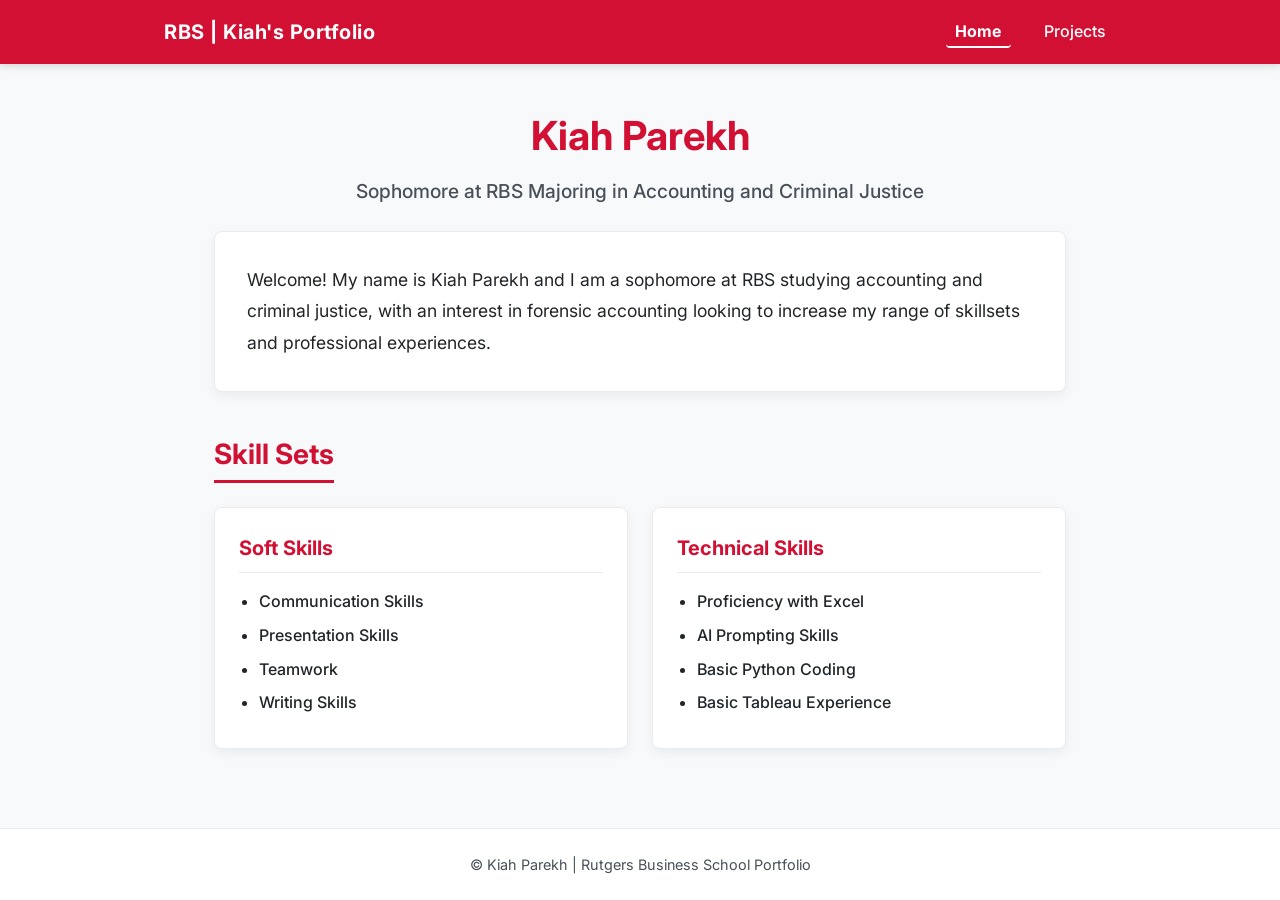
<file: index.html>
<!DOCTYPE html>
<html lang="en">
<head>
    <meta charset="UTF-8">
    <meta name="viewport" content="width=device-width, initial-scale=1.0">
    <title>RBS | Kiah's Portfolio</title>
    <link rel="stylesheet" href="style.css">
    <link href="https://fonts.googleapis.com/css2?family=Inter:wght@400;500;600;700&display=swap" rel="stylesheet">
</head>
<body>

    <!-- Header / Navigation Bar -->
    <header class="navbar">
        <div class="nav-container">
            <span class="site-title">RBS | Kiah's Portfolio</span>
            <nav>
                <ul class="nav-links">
                    <li><a href="index.html" class="active">Home</a></li>
                    <li><a href="projects.html">Projects</a></li>
                </ul>
            </nav>
        </div>
    </header>

    <!-- Main Content -->
    <main class="main-container">
        <!-- Hero Section -->
        <section class="hero-section">
            <h1 class="name-title">Kiah Parekh</h1>
            <h2 class="sub-header">Sophomore at RBS Majoring in Accounting and Criminal Justice</h2>
            
            <div class="card bio-card">
                <p class="personal-statement">
                    Welcome! My name is Kiah Parekh and I am a sophomore at RBS studying accounting and criminal justice, with an interest in forensic accounting looking to increase my range of skillsets and professional experiences.
                </p>
            </div>
        </section>

        <!-- Skills Section -->
        <section class="skills-section">
            <h2 class="section-title">Skill Sets</h2>
            <div class="skills-grid">
                <!-- Soft Skills Card -->
                <div class="card skill-card">
                    <div class="card-header">
                        <h3>Soft Skills</h3>
                    </div>
                    <ul>
                        <li>Communication Skills</li>
                        <li>Presentation Skills</li>
                        <li>Teamwork</li>
                        <li>Writing Skills</li>
                    </ul>
                </div>

                <!-- Technical Skills Card -->
                <div class="card skill-card">
                    <div class="card-header">
                        <h3>Technical Skills</h3>
                    </div>
                    <ul>
                        <li>Proficiency with Excel</li>
                        <li>AI Prompting Skills</li>
                        <li>Basic Python Coding</li>
                        <li>Basic Tableau Experience</li>
                    </ul>
                </div>
            </div>
        </section>
    </main>

    <!-- Footer -->
    <footer>
        <p>&copy; Kiah Parekh | Rutgers Business School Portfolio</p>
    </footer>

</body>
</html>
</file>
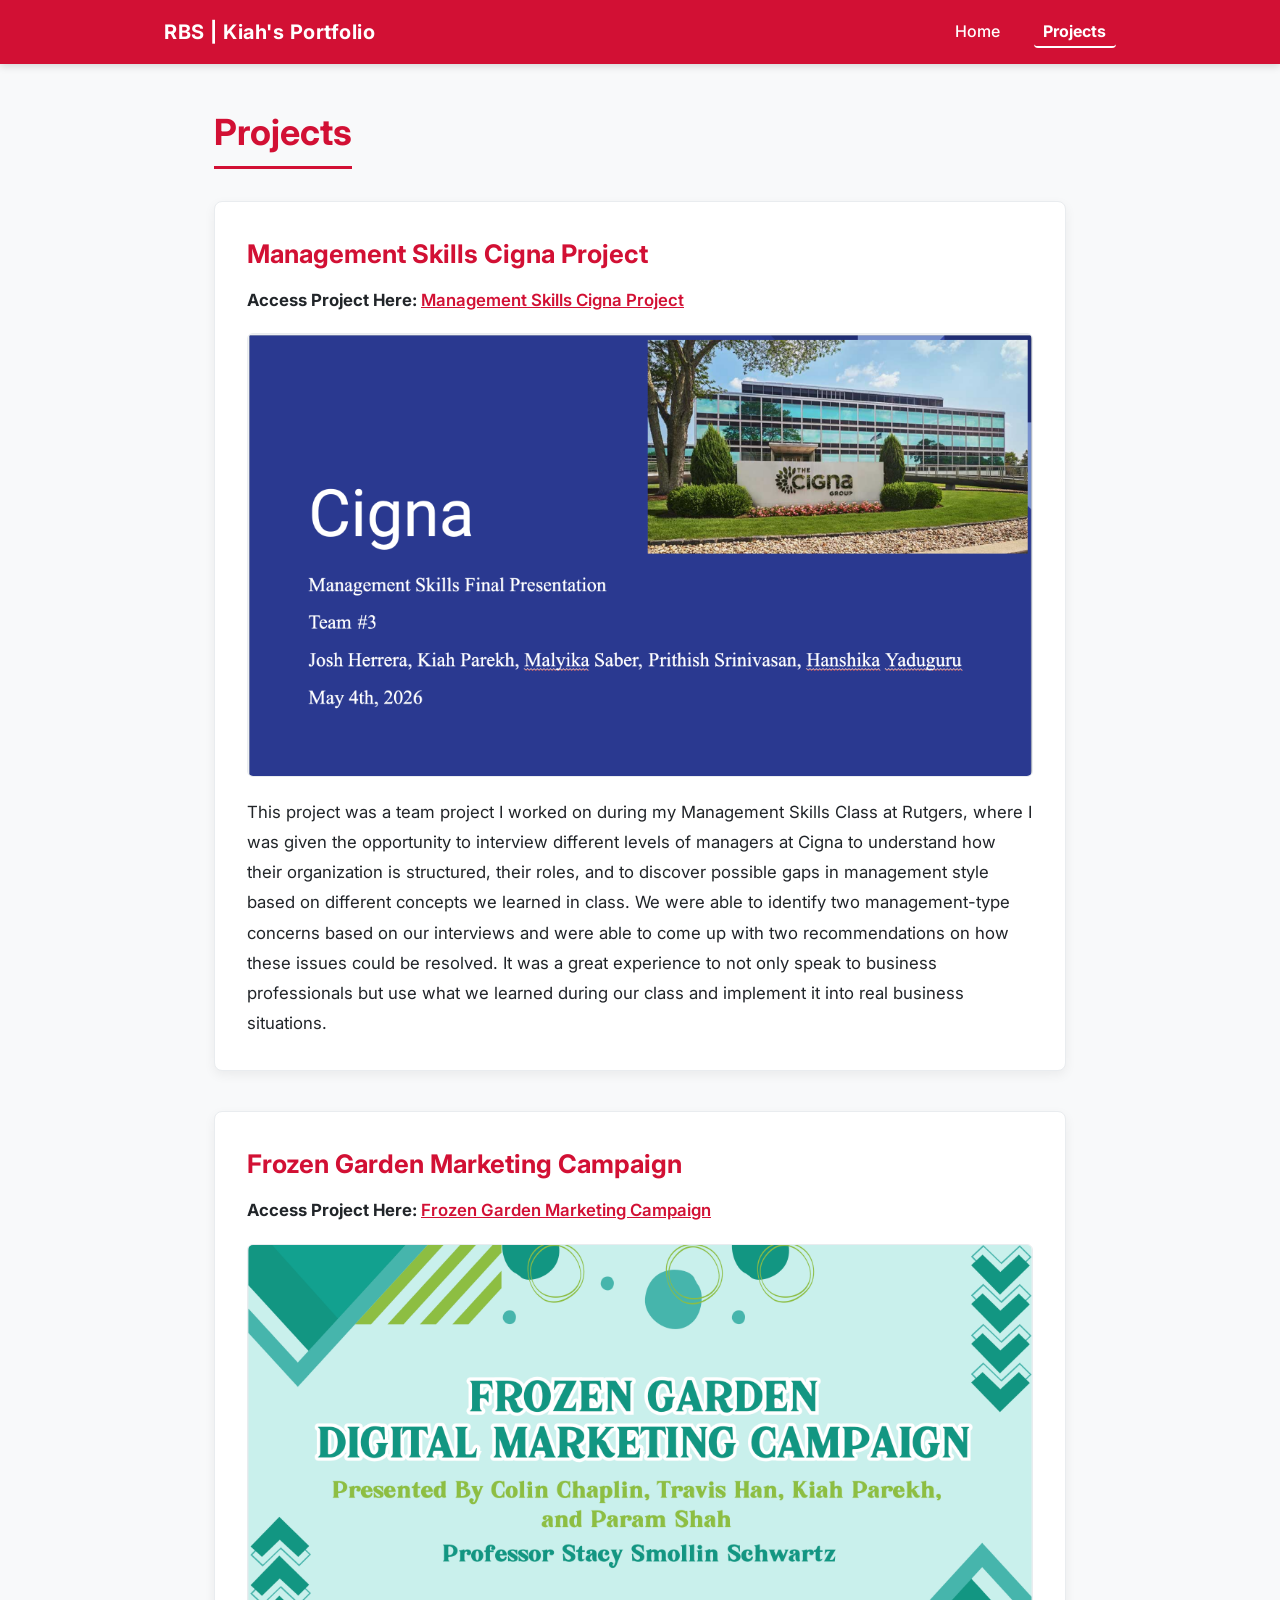
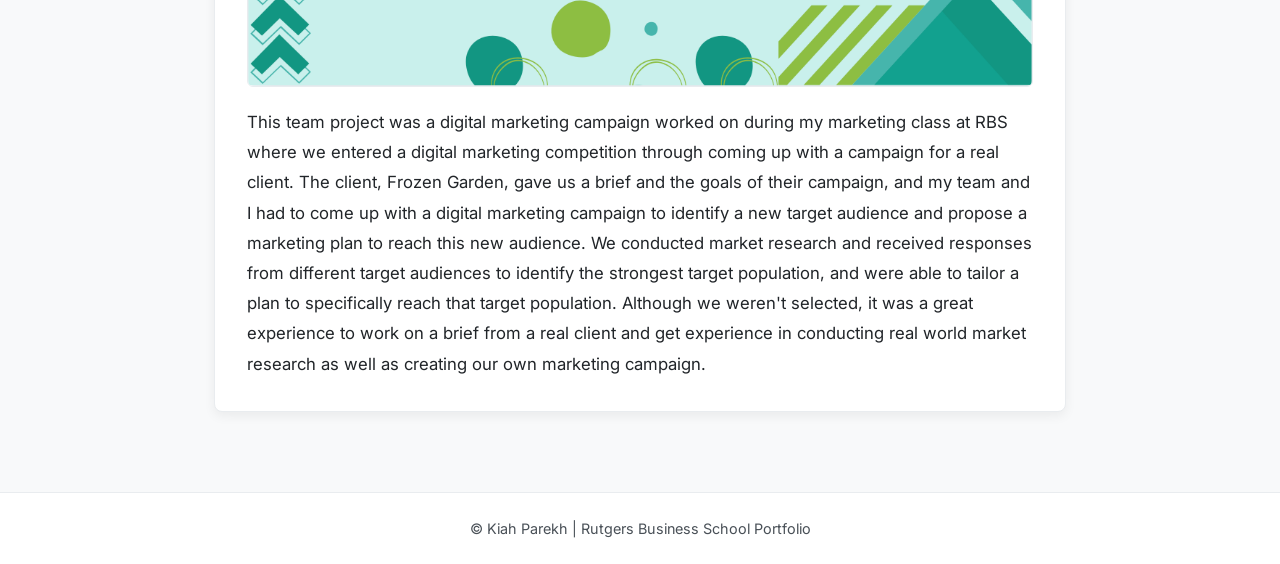
<file: projects.html>
<!DOCTYPE html>
<html lang="en">
<head>
    <meta charset="UTF-8">
    <meta name="viewport" content="width=device-width, initial-scale=1.0">
    <title>Projects | RBS | Kiah's Portfolio</title>
    <link rel="stylesheet" href="style.css">
    <link href="https://fonts.googleapis.com/css2?family=Inter:wght@400;500;600;700&display=swap" rel="stylesheet">
</head>
<body>

    <!-- Header / Navigation Bar -->
    <header class="navbar">
        <div class="nav-container">
            <span class="site-title">RBS | Kiah's Portfolio</span>
            <nav>
                <ul class="nav-links">
                    <li><a href="index.html">Home</a></li>
                    <li><a href="projects.html" class="active">Projects</a></li>
                </ul>
            </nav>
        </div>
    </header>

    <!-- Main Content -->
    <main class="main-container">
        <section class="projects-section">
            <h1 class="page-title">Projects</h1>

            <!-- Project 1: Cigna Project -->
            <article class="card project-card">
                <h2 class="project-title">Management Skills Cigna Project</h2>
                
                <div class="project-access">
                    <strong>Access Project Here: </strong>
                    <a href="https://docs.google.com/presentation/d/1mUoTrVMpRaN4DEK6JVLx9uA1pzf0TC91PsFYjqSDYFo/edit?usp=sharing" target="_blank" rel="noopener noreferrer">Management Skills Cigna Project</a>
                </div>

                <!-- Replace 'cigna-slide.png' with your actual uploaded title slide image filename -->
                <div class="image-wrapper">
                    <img src="cigna-slide.png" alt="Management Skills Cigna Project Title Slide" class="project-img" onerror="this.src='https://via.placeholder.com/800x450/d21034/ffffff?text=Cigna+Project+Title+Slide+Image'">
                </div>

                <p class="project-description">
                    This project was a team project I worked on during my Management Skills Class at Rutgers, where I was given the opportunity to interview different levels of managers at Cigna to understand how their organization is structured, their roles, and to discover possible gaps in management style based on different concepts we learned in class. We were able to identify two management-type concerns based on our interviews and were able to come up with two recommendations on how these issues could be resolved. It was a great experience to not only speak to business professionals but use what we learned during our class and implement it into real business situations.
                </p>
            </article>

            <!-- Project 2: Frozen Garden Project -->
            <article class="card project-card">
                <h2 class="project-title">Frozen Garden Marketing Campaign</h2>

                <div class="project-access">
                    <strong>Access Project Here: </strong>
                    <a href="https://canva.link/llf5vfrgyo4dnt4" target="_blank" rel="noopener noreferrer">Frozen Garden Marketing Campaign</a>
                </div>

                <!-- Replace 'frozen-garden-slide.png' with your actual uploaded title slide image filename -->
                <div class="image-wrapper">
                    <img src="frozen-garden-slide.png" alt="Frozen Garden Marketing Campaign Title Slide" class="project-img" onerror="this.src='https://via.placeholder.com/800x450/d21034/ffffff?text=Frozen+Garden+Title+Slide+Image'">
                </div>

                <p class="project-description">
                    This team project was a digital marketing campaign worked on during my marketing class at RBS where we entered a digital marketing competition through coming up with a campaign for a real client. The client, Frozen Garden, gave us a brief and the goals of their campaign, and my team and I had to come up with a digital marketing campaign to identify a new target audience and propose a marketing plan to reach this new audience. We conducted market research and received responses from different target audiences to identify the strongest target population, and were able to tailor a plan to specifically reach that target population. Although we weren't selected, it was a great experience to work on a brief from a real client and get experience in conducting real world market research as well as creating our own marketing campaign.
                </p>
            </article>
        </section>
    </main>

    <!-- Footer -->
    <footer>
        <p>&copy; Kiah Parekh | Rutgers Business School Portfolio</p>
    </footer>

</body>
</html>
</file>
<file: style.css>
/* Color Palette & Base Variables */
:root {
    --primary-red: #D21034;      /* Scarlet Red */
    --hover-red: #A30B26;        /* Darker Red */
    --bg-light: #F8F9FA;         /* Off-white background */
    --card-bg: #FFFFFF;          /* Pure white card background */
    --text-dark: #212529;        /* Main dark text */
    --text-muted: #495057;       /* Muted text */
    --border-color: #E9ECEF;     /* Subtle borders */
    --shadow: 0 4px 12px rgba(0, 0, 0, 0.06);
}

/* Base Styles */
* {
    box-sizing: border-box;
    margin: 0;
    padding: 0;
}

body {
    font-family: 'Inter', -apple-system, BlinkMacSystemFont, 'Segoe UI', Roboto, sans-serif;
    background-color: var(--bg-light);
    color: var(--text-dark);
    line-height: 1.6;
    display: flex;
    flex-direction: column;
    min-height: 100vh;
}

/* Header & Navigation Bar */
.navbar {
    background-color: var(--primary-red);
    color: #FFFFFF;
    position: sticky;
    top: 0;
    z-index: 1000;
    box-shadow: 0 2px 8px rgba(0, 0, 0, 0.15);
}

.nav-container {
    max-width: 1000px;
    margin: 0 auto;
    padding: 1rem 1.5rem;
    display: flex;
    justify-content: space-between;
    align-items: center;
}

.site-title {
    font-size: 1.25rem;
    font-weight: 700;
    letter-spacing: 0.5px;
}

.nav-links {
    list-style: none;
    display: flex;
    gap: 1.5rem;
}

.nav-links a {
    color: #FFFFFF;
    text-decoration: none;
    font-weight: 500;
    font-size: 1rem;
    padding: 0.3rem 0.6rem;
    border-radius: 4px;
    transition: background-color 0.2s ease, opacity 0.2s ease;
}

.nav-links a:hover {
    background-color: rgba(255, 255, 255, 0.2);
}

.nav-links a.active {
    font-weight: 700;
    border-bottom: 2px solid #FFFFFF;
}

/* Layout Container */
.main-container {
    max-width: 900px;
    margin: 2.5rem auto;
    padding: 0 1.5rem;
    flex: 1;
}

/* Cards & Containers */
.card {
    background-color: var(--card-bg);
    border-radius: 8px;
    padding: 2rem;
    margin-bottom: 2rem;
    box-shadow: var(--shadow);
    border: 1px solid var(--border-color);
}

/* Main Page Styling */
.hero-section {
    text-align: center;
    margin-bottom: 2.5rem;
}

.name-title {
    font-size: 2.5rem;
    color: var(--primary-red);
    font-weight: 700;
    margin-bottom: 0.5rem;
}

.sub-header {
    font-size: 1.2rem;
    color: var(--text-muted);
    font-weight: 500;
    margin-bottom: 1.5rem;
}

.personal-statement {
    font-size: 1.1rem;
    color: var(--text-dark);
    text-align: left;
    line-height: 1.8;
}

/* Skills Grid */
.skills-section {
    margin-top: 2rem;
}

.section-title {
    font-size: 1.75rem;
    color: var(--primary-red);
    margin-bottom: 1.5rem;
    border-bottom: 3px solid var(--primary-red);
    display: inline-block;
    padding-bottom: 0.25rem;
}

.skills-grid {
    display: grid;
    grid-template-columns: repeat(auto-fit, minmax(280px, 1fr));
    gap: 1.5rem;
}

.skill-card {
    padding: 1.5rem;
}

.skill-card h3 {
    color: var(--primary-red);
    font-size: 1.25rem;
    margin-bottom: 1rem;
    border-bottom: 1px solid var(--border-color);
    padding-bottom: 0.5rem;
}

.skill-card ul {
    list-style-type: disc;
    padding-left: 1.25rem;
}

.skill-card li {
    margin-bottom: 0.5rem;
    font-weight: 500;
    color: var(--text-dark);
}

/* Projects Page Styling */
.page-title {
    font-size: 2.25rem;
    color: var(--primary-red);
    margin-bottom: 2rem;
    border-bottom: 3px solid var(--primary-red);
    display: inline-block;
    padding-bottom: 0.25rem;
}

.project-card {
    margin-bottom: 2.5rem;
}

.project-title {
    font-size: 1.6rem;
    color: var(--primary-red);
    margin-bottom: 0.75rem;
}

.project-access {
    font-size: 1.05rem;
    margin-bottom: 1.25rem;
}

.project-access a {
    color: var(--primary-red);
    font-weight: 600;
    text-decoration: underline;
    transition: color 0.2s ease;
}

.project-access a:hover {
    color: var(--hover-red);
}

/* Image Styling */
.image-wrapper {
    width: 100%;
    margin-bottom: 1.25rem;
    border-radius: 6px;
    overflow: hidden;
    border: 1px solid var(--border-color);
}

.project-img {
    width: 100%;
    height: auto;
    display: block;
    object-fit: cover;
}

.project-description {
    font-size: 1.05rem;
    line-height: 1.8;
    color: var(--text-dark);
}

/* Footer */
footer {
    background-color: var(--card-bg);
    border-top: 1px solid var(--border-color);
    text-align: center;
    padding: 1.5rem;
    color: var(--text-muted);
    font-size: 0.9rem;
}

/* Mobile Responsive */
@media (max-width: 600px) {
    .nav-container {
        flex-direction: column;
        gap: 0.75rem;
        text-align: center;
    }

    .name-title {
        font-size: 2rem;
    }

    .sub-header {
        font-size: 1.05rem;
    }

    .card {
        padding: 1.25rem;
    }
}
</file>
